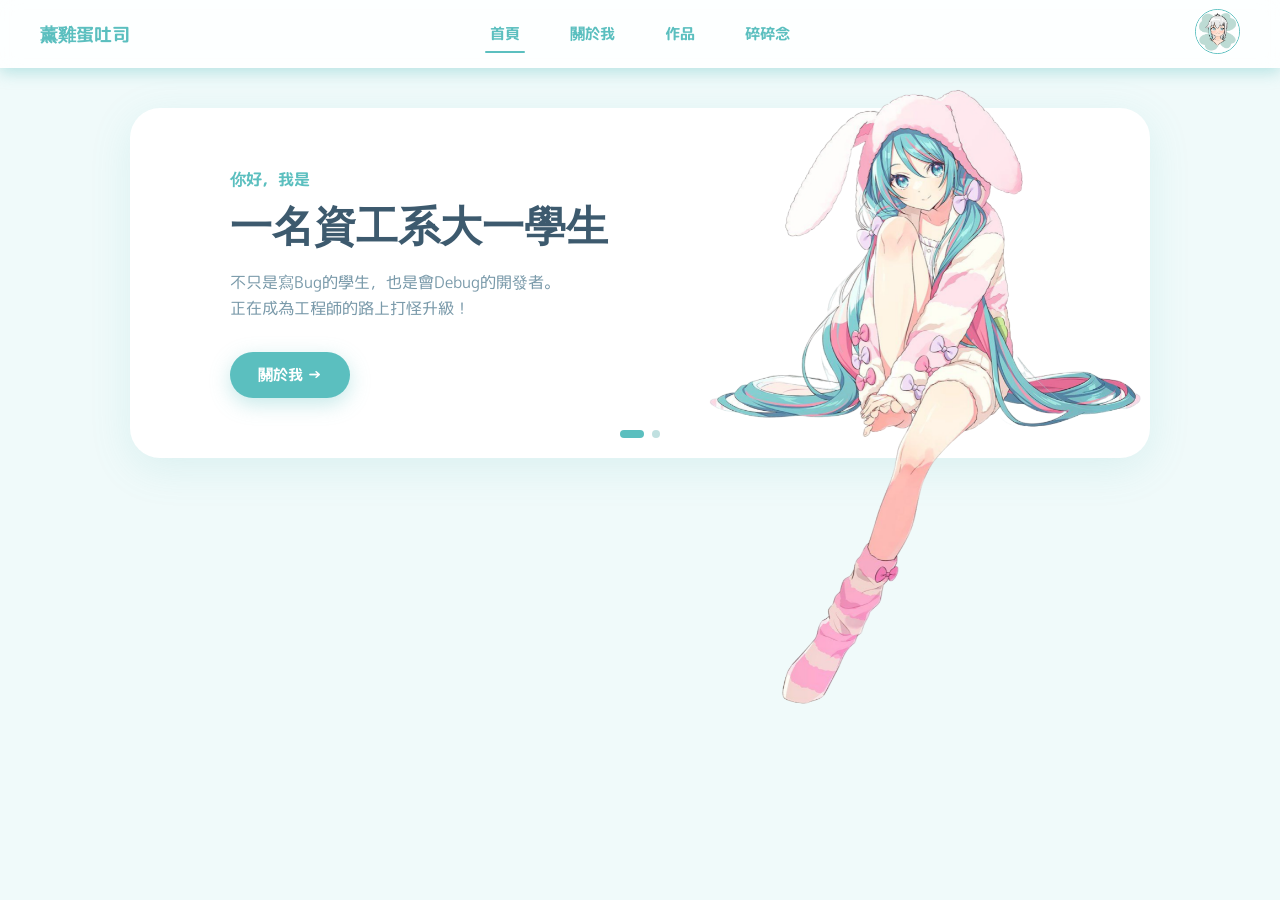
<file: index.html>
<!DOCTYPE html>
<html lang="zh-TW">
<head>
    <meta charset="UTF-8">
    <meta name="viewport" content="width=device-width, initial-scale=1.0">
    <title>薰雞蛋吐司</title>
    <meta http-equiv="refresh" content="0; url=home/home.html">
</head>
<body></body>
</html>
</file>
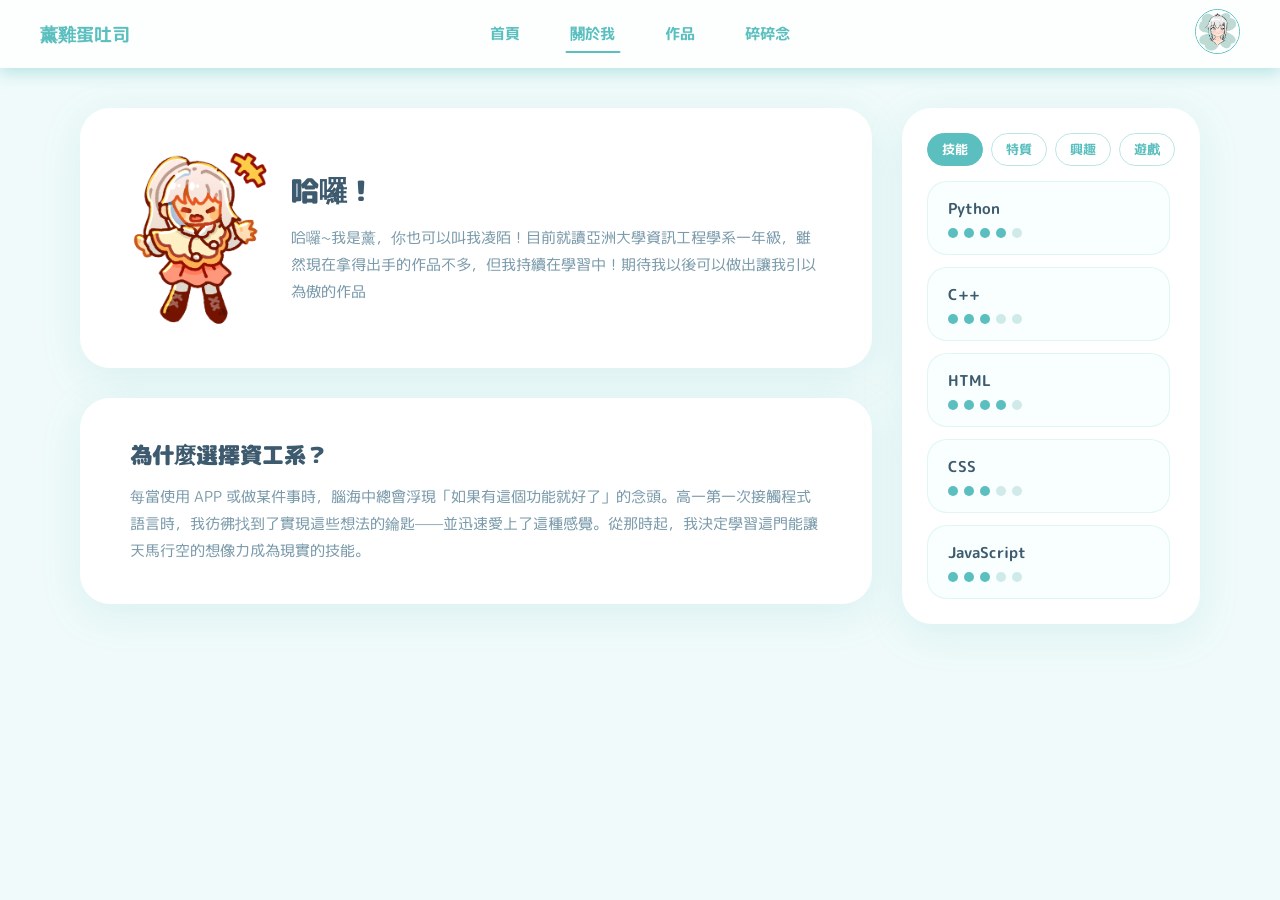
<file: about/about.html>
<!DOCTYPE html>
<html lang="zh-TW">
<head>
    <meta charset="UTF-8">
    <meta name="viewport" content="width=device-width, initial-scale=1.0">
    <title>薰雞蛋吐司の介紹</title>
    <link rel="stylesheet" type="text/css" href="../main.css">
    <link rel="stylesheet" type="text/css" href="about.css">
    <link rel="stylesheet" href="https://cdnjs.cloudflare.com/ajax/libs/font-awesome/6.5.0/css/all.min.css">
    <link rel="stylesheet" href="https://fonts.googleapis.com/css2?family=M+PLUS+Rounded+1c:wght@400;500;700;900&display=swap">
</head>

<body>
    <main>
        <div class="about-layout">
            <div class="about-content">
                <section class="about-intro">
                    <div class="intro-image">
                        <img src="../pic/about.PNG" alt="插圖">
                    </div>
                    <div class="intro-text">
                        <h2></h2>
                        <p></p>
                    </div>
                    
                </section>

                <section class="about-reason">
                    <h2></h2>
                    <p></p>
                </section>
            </div>

            <div class="about-sidebar">
                <div class="sidebar-controls">
                    <button class="danmaku-btn active" onclick="filterTags('skill')">技能</button>
                    <button class="danmaku-btn" onclick="filterTags('trait')">特質</button>
                    <button class="danmaku-btn" onclick="filterTags('hobby')">興趣</button>
                    <button class="danmaku-btn" onclick="filterTags('game')">遊戲</button>
                </div>
                <div class="sidebar-tags" id="tagList"></div>
            </div>
        </div>
    </main>

    <script src="../main.js"></script>
    <script src="about.js"></script>
</body>

</html>
</file>
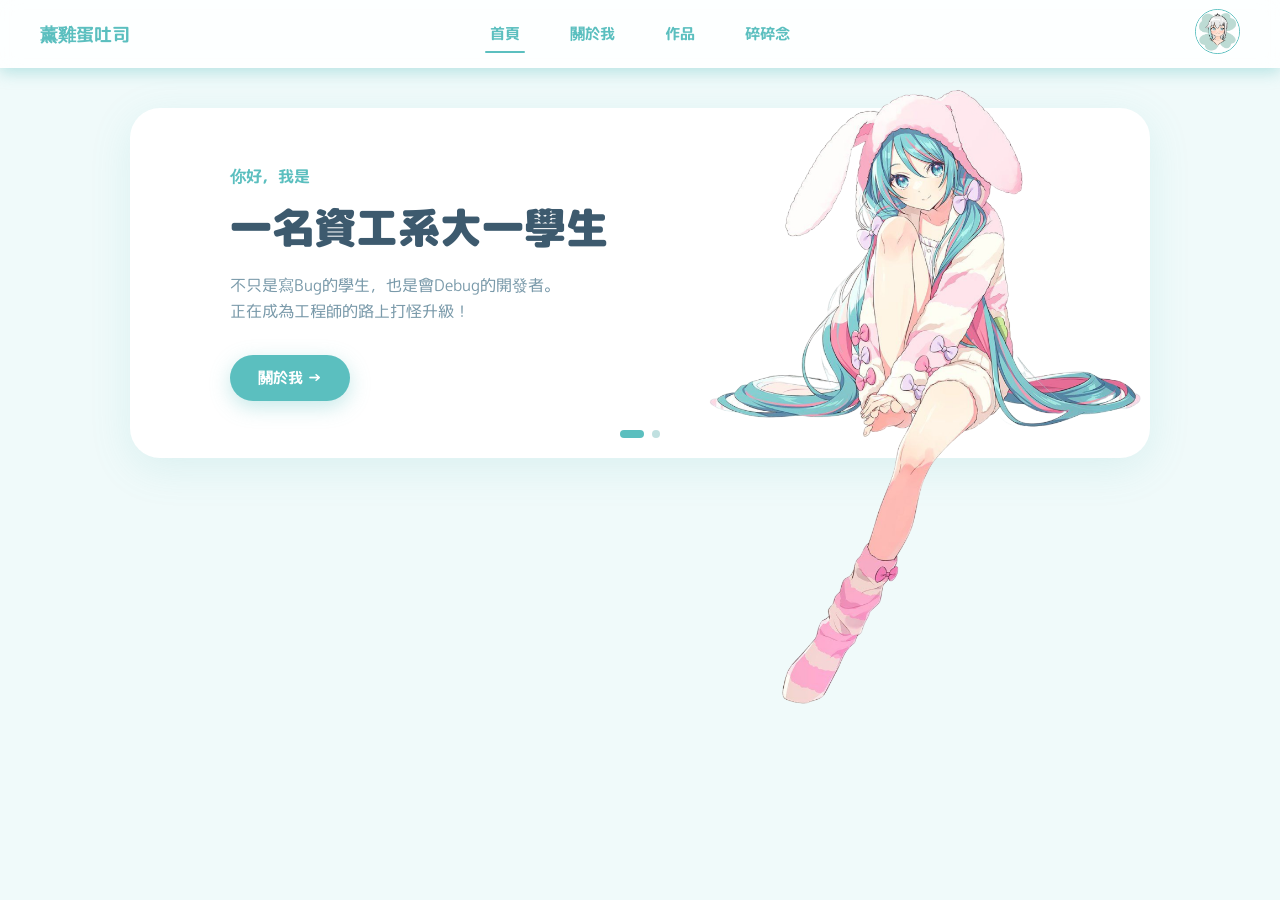
<file: home/home.html>
<!DOCTYPE html>
<html lang="zh-TW">
<head>
    <meta charset="UTF-8">
    <meta name="viewport" content="width=device-width, initial-scale=1.0">
    <title>薰雞蛋吐司の介紹</title>
    <link rel="stylesheet" type="text/css" href="../main.css">
    <link rel="stylesheet" type="text/css" href="home.css">
    <link rel="stylesheet" href="https://cdnjs.cloudflare.com/ajax/libs/font-awesome/6.5.0/css/all.min.css">
    <link rel="stylesheet" href="https://fonts.googleapis.com/css2?family=M+PLUS+Rounded+1c:wght@400;700;900&display=swap">
</head>
<body>
    <main>
        <section class="banner">
            <div class="banner-text">
                <p class="banner-tag">你好，我是</p>
                <h1 class="banner-name"></h1>
                <p class="banner-desc"></p>
                <button class="banner-btn" onclick="goToAbout()">關於我 →</button>
            </div>
            <div class="banner-image">
                <img src="../pic/banner1.png" alt="插圖">
            </div>
            
            <div class="banner-dots">
                <span class="dot active-dot" onclick="goToSlide(0)"></span>
                <span class="dot" onclick="goToSlide(1)"></span>
            </div>
        </section>
    </main>

    <script src="../main.js"></script>
    <script src="home.js"></script>
</body>
</html>
</file>
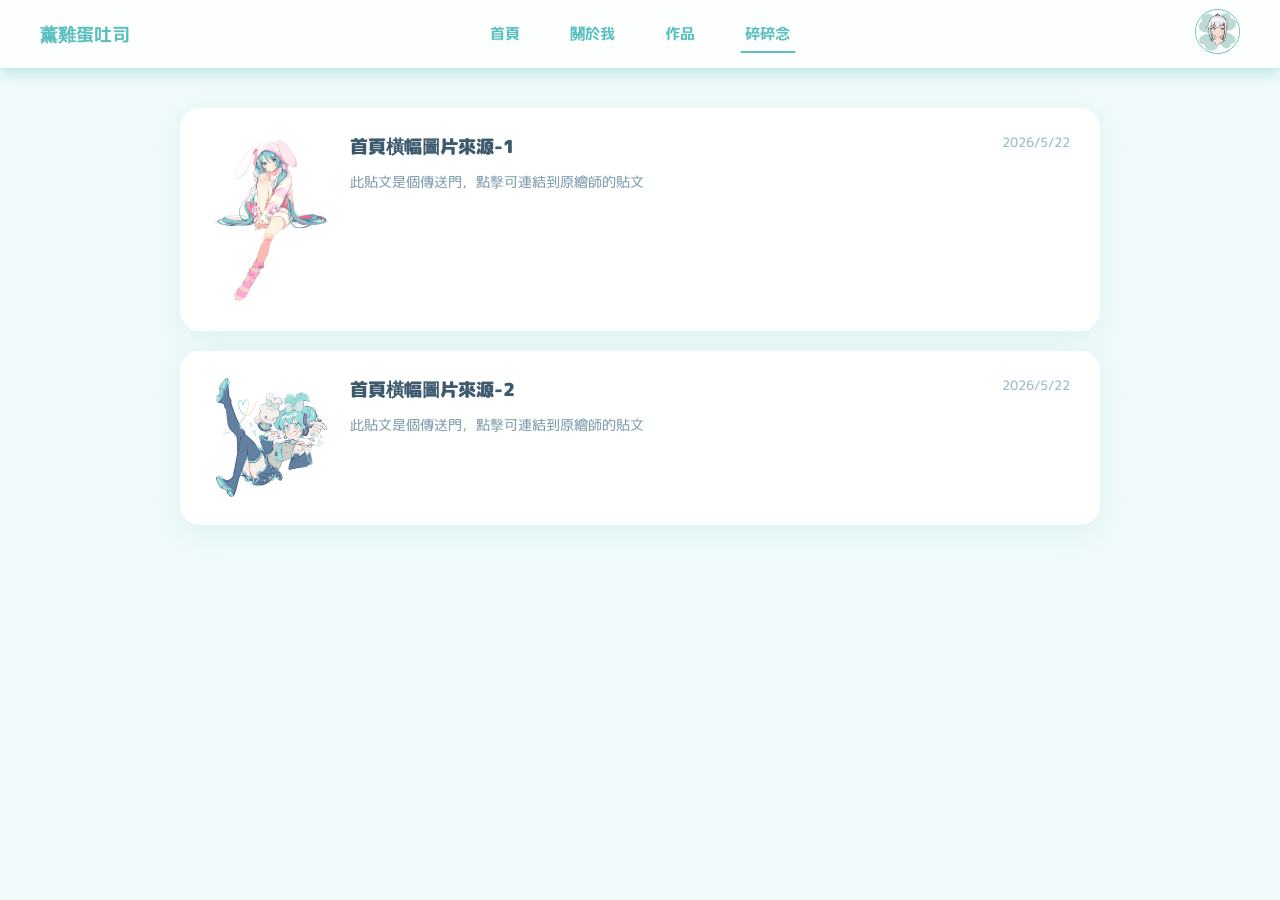
<file: notes/notes.html>
<!DOCTYPE html>
<html lang="zh-TW">
<head>
    <meta charset="UTF-8">
    <meta name="viewport" content="width=device-width, initial-scale=1.0">
    <title>薰雞蛋吐司の介紹</title>
    <link rel="stylesheet" type="text/css" href="../main.css">
    <link rel="stylesheet" type="text/css" href="notes.css">
    <link rel="stylesheet" href="https://cdnjs.cloudflare.com/ajax/libs/font-awesome/6.5.0/css/all.min.css">
    <link rel="stylesheet" href="https://fonts.googleapis.com/css2?family=M+PLUS+Rounded+1c:wght@400;500;700;900&display=swap">
</head>

<body>
    <main>
        <div id="notesList"></div>
    </main>

    <script src="../main.js"></script>
    <script src="notes.js"></script>
</body>

</html>
</file>
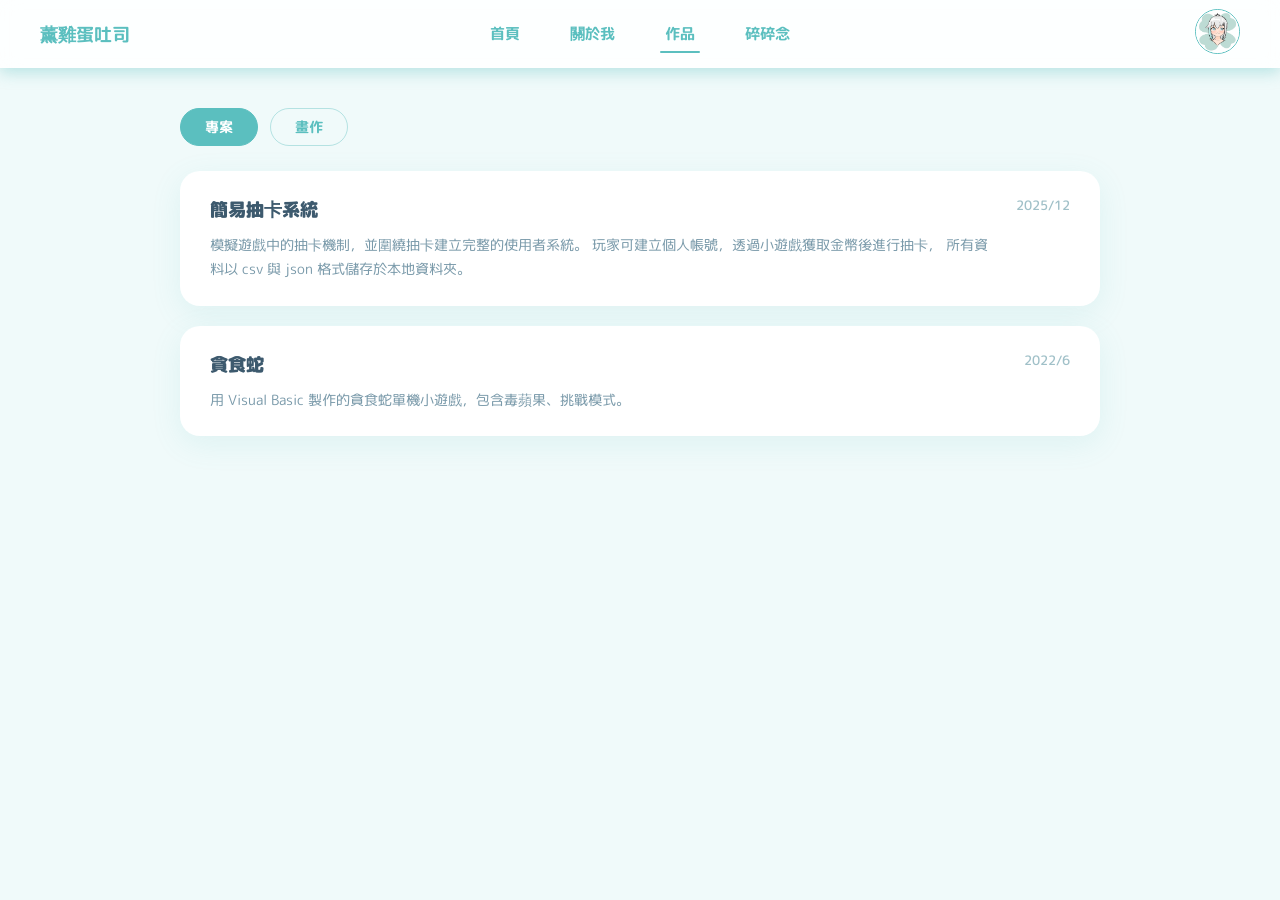
<file: works/works.html>
<!DOCTYPE html>
<html lang="zh-TW">
<head>
    <meta charset="UTF-8">
    <meta name="viewport" content="width=device-width, initial-scale=1.0">
    <title>薰雞蛋吐司の介紹</title>
    <link rel="stylesheet" type="text/css" href="../main.css">
    <link rel="stylesheet" type="text/css" href="works.css">
    <link rel="stylesheet" href="https://cdnjs.cloudflare.com/ajax/libs/font-awesome/6.5.0/css/all.min.css">
    <link rel="stylesheet" href="https://fonts.googleapis.com/css2?family=M+PLUS+Rounded+1c:wght@400;700;900&display=swap">
</head>

<body>
    <main>
        <div class="works-header">
            <button class="filter-btn active" onclick="filterWorks('code')">專案</button>
            <button class="filter-btn" onclick="filterWorks('draw')">畫作</button>
        </div>
        <div id="worksList"></div>
    </main>

    <script src="../main.js"></script>
    <script src="works.js"></script>
</body>

</html>
</file>
<file: main.css>
* {
    margin: 0;
    padding: 0;
    box-sizing: border-box;
}

body {
    background-color: #f0fafa;
    color: #3d5a6e;
    font-family: 'M PLUS Rounded 1c', sans-serif;
    min-height: 100vh;
}

/* 導覽列 */
nav {
    display: flex;
    justify-content: center;
    gap: 30px;
    align-items: center;
    padding: 15px 40px;
    background: rgba(255, 255, 255, 0.85);
    backdrop-filter: blur(10px);
    position: sticky;
    top: 0;
    z-index: 100;
    box-shadow: 0 4px 15px rgba(91, 191, 191, 0.4);
}

.nav-logo {
    position: absolute;
    left: 40px;
    font-size: 18px;
    font-weight: bold;
    color: #5bbfbf;
}

.nav-links {
    display: flex;
    gap: 40px;
}

nav button {
    background: transparent;
    border: none;
    color: #5bbfbf;
    padding: 8px 5px;
    cursor: pointer;
    font-family: 'M PLUS Rounded 1c', sans-serif;
    font-size: 15px;
    font-weight: bold;
    position: relative;
}

nav button::after {
    content: '';
    position: absolute;
    bottom: 0;
    left: 50%;
    transform: translateX(-50%);
    width: 0;
    height: 2px;
    background: #5bbfbf;
    border-radius: 10px;
    transition: width 0.3s cubic-bezier(0.34, 1.56, 0.64, 1);
}

nav button:hover::after,
nav button.active-btn::after {
    width: 100%;
}

nav button:hover {
    animation: poyon 1.1s linear 0s 1;
}

nav button:active {
    transform: translateY(1px);
}

@keyframes poyon {
    0%   { transform: scale(1.0, 1.0) translate(0%, 0%); }
    5%   { transform: scale(1.1, 0.9) translate(0%, 5%); }
    10%  { transform: scale(1.2, 0.8) translate(0%, 15%); }
    20%  { transform: scale(1.0, 1.0) translate(0%, 0%); }
    30%  { transform: scale(0.9, 1.2) translate(0%, -40%); }
    40%  { transform: scale(1.4, 0.6) translate(0%, 15%); }
    50%  { transform: scale(0.9, 1.1) translate(0%, -8%); }
    60%  { transform: scale(0.95, 1.2) translate(0%, -15%); }
    70%  { transform: scale(0.95, 1.2) translate(0%, -10%); }
    80%  { transform: scale(1.1, 0.9) translate(0%, 5%); }
    90%  { transform: scale(1.0, 1.0) translate(0%, 0%); }
    100% { transform: scale(1.0, 1.0) translate(0%, 0%); }
}

/* 右上角的個人頭像 */
.nav-avatar {
    position: absolute;
    right: 40px;
    cursor: pointer;
}

.nav-avatar img {
    width: 45px;
    height: 45px;
    border-radius: 50%;
    border: 1px solid #5bbfbf;
    transition: all 0.3s cubic-bezier(0.34, 1.56, 0.64, 1);
    object-fit: cover;
}

.nav-avatar img:hover {
    transform: rotate(200turn);
    transition-timing-function:cubic-bezier(.34,0,.84,1);
    transition-duration: 59s
}

/* 頭像的對話框 */
.speech-bubble {
    position: absolute;
    top: 50%;
    right: 55px;
    background: #eaeaec;
    border-radius: 16px;
    padding: 10px 14px;
    font-size: 14px;
    font-weight: 700;
    color: #3d5a6e;
    white-space: nowrap;
    box-shadow: 0 6px 20px rgba(91, 191, 191, 0.2);
    opacity: 0;
    pointer-events: none;
    transition: opacity 0.3s ease;
    z-index: 300;
}

/* 對話框上面的小三角形 */
.speech-bubble::before {
    content: '';
    position: absolute;
    top: 0;
    right: -4px;  
    transform: rotate(-25deg);
    border-top: 8px solid transparent;
    border-bottom: 8px solid transparent;
    border-left: 8px solid #eaeaec; 
}

.speech-bubble.show {
    opacity: 1;
}

/* 社群表單 */
.contact-dropdown {
    display: none;
    position: absolute;
    top: 50px;
    right: 0;
    background: white;
    border-radius: 16px;
    padding: 12px;
    box-shadow: 0 10px 30px rgba(91, 191, 191, 0.2);
    min-width: 160px;
    z-index: 200;
}

.contact-dropdown a {
    display: flex;
    align-items: center;
    gap: 10px;
    padding: 10px 12px;
    color: #3d5a6e;
    text-decoration: none;
    border-radius: 10px;
    font-size: 14px;
    font-weight: 700;
    transition: all 0.2s ease;
}

.contact-dropdown a:hover {
    background: #f0fafa;
    color: #5bbfbf;
}

.contact-dropdown.show {
    display: block;
    animation: slideInUp 0.3s cubic-bezier(0.34, 1.56, 0.64, 1);
}

/* 關於我的轉場 */
#transition-overlay {
    position: fixed;
    top: 0;
    left: 0;
    width: 100%;
    height: 100%;
    background: transparent;
    z-index: 9999;
    pointer-events: none;
    overflow: hidden;
}

.transition-tag {
    position: absolute;
    left: -200px;
    font-family: 'M PLUS Rounded 1c', sans-serif;
    font-weight: 700;
    color: #5bbfbf;
    white-space: nowrap;
    animation: tagFly linear forwards;
}

@keyframes tagFly {
    from { transform: translateX(0); }
    to   { transform: translateX(120vw); }
}

.page-exit {
    animation: pageExit 0.6s ease forwards;
}

@keyframes pageExit {
    from { transform: translateX(0); opacity: 1; }
    to   { transform: translateX(100vw); opacity: 0; }
}

/* 卡片進場 */
@keyframes tagCardInLeft {
    from { transform: translateX(-50px); opacity: 0; }
    to   { transform: translateX(0); opacity: 1; }
}

@keyframes tagCardInRight {
    from { transform: translateX(50px); opacity: 0; }
    to   { transform: translateX(0); opacity: 1; }
}
</file>
<file: about/about.css>
.page-enter {
    animation: pageEnter 0.5s cubic-bezier(0.34, 1.56, 0.64, 1) forwards;
}

@keyframes pageEnter {
    from { transform: translateX(-80px); opacity: 0; }
    to   { transform: translateX(0); opacity: 1; }
}


main {
    max-width: 1200px;
    margin: 0 auto;
    padding: 40px;
}

.about-layout {
    display: flex;
    gap: 30px;
    align-items: flex-start;
}

/* 左邊內容 */
.about-content {
    flex: 2;
    display: flex;
    flex-direction: column;
    gap: 30px;
}

.about-intro {
    display: flex;
    align-items: center;
    background: white;
    border-radius: 30px;
    padding: 40px 50px;
    box-shadow: 0 10px 40px rgba(91, 191, 191, 0.15);
    gap: 20px;
}

.intro-text h2 {
    font-size: 28px;
    font-weight: 900;
    color: #3d5a6e;
    margin-bottom: 12px;
}

.intro-text p {
    font-size: 15px;
    color: #7a9aaa;
    line-height: 1.8;
}

.intro-image {
    /* flex: 1; */
    display: flex;
    justify-content: flex-end;
}

.intro-image img {
    max-height: 180px;
    object-fit: contain;
}

.about-reason {
    background: white;
    border-radius: 30px;
    padding: 40px 50px;
    box-shadow: 0 10px 40px rgba(91, 191, 191, 0.15);
}

.about-reason h2 {
    font-size: 22px;
    font-weight: 900;
    color: #3d5a6e;
    margin-bottom: 12px;
}

.about-reason p {
    font-size: 15px;
    color: #7a9aaa;
    line-height: 1.8;
}

/* 右邊側邊欄 */
.about-sidebar {
    position: sticky;
    top: 90px;
    background: white;
    border-radius: 30px;
    padding: 25px;
    box-shadow: 0 10px 40px rgba(91, 191, 191, 0.15);
    display: flex;
    flex-direction: column;
    gap: 15px;
    max-height: calc(100vh - 120px);
}

.sidebar-controls {
    display: flex;
    gap: 8px;
    flex-wrap: wrap;
}

.danmaku-btn {
    background: transparent;
    border: 1px solid rgba(91, 191, 191, 0.4);
    color: #5bbfbf;
    padding: 6px 14px;
    border-radius: 50px;
    cursor: pointer;
    font-family: 'M PLUS Rounded 1c', sans-serif;
    font-size: 13px;
    font-weight: 700;
    transition: all 0.3s cubic-bezier(0.34, 1.56, 0.64, 1);
}

.danmaku-btn:hover {
    animation: poyon 1.1s linear 0s 1;
}

.danmaku-btn.active {
    background: #5bbfbf;
    color: white;
    border-color: #5bbfbf;
}

/* 標籤列表 */
.sidebar-tags {
    overflow-y: auto;
    overflow-x: hidden;
    display: flex;
    flex-direction: column;
    gap: 12px;
    padding-right: 5px;
}

.sidebar-tags::-webkit-scrollbar {
    width: 4px;
}

.sidebar-tags::-webkit-scrollbar-track {
    background: transparent;
}

.sidebar-tags::-webkit-scrollbar-thumb {
    background: rgba(91, 191, 191, 0.4);
    border-radius: 10px;
}

.sidebar-tags::-webkit-scrollbar-thumb:hover {
    background: #5bbfbf;
}

/* 標籤卡片 */
.tag-card {
    background: #f8fffe;
    border-radius: 20px;
    padding: 16px 20px;
    border: 1px solid rgba(91, 191, 191, 0.15);
    transition: all 0.3s cubic-bezier(0.34, 1.56, 0.64, 1);
}

.tag-card:hover {
    transform: translateY(-3px);
    box-shadow: 0 8px 20px rgba(91, 191, 191, 0.2);
}

.tag-card .tag-name {
    font-size: 15px;
    font-weight: 700;
    color: #3d5a6e;
    margin-bottom: 8px;
}



.tag-dots {
    display: flex;
    gap: 6px;
}

.dot-filled {
    width: 10px;
    height: 10px;
    border-radius: 50%;
    background: #5bbfbf;
}

.dot-empty {
    width: 10px;
    height: 10px;
    border-radius: 50%;
    background: #d0eaea;
}
</file>
<file: home/home.css>
main {
    padding: 40px;
    max-width: 1100px;
    margin: 0 auto;
}

/* 主頁橫幅 */
.banner {
    display: flex;
    align-items: center;
    justify-content: space-between;
    background: white;
    border-radius: 30px;
    padding: 50px 60px;
    padding-left: 100px;
    box-shadow: 0 10px 40px rgba(91, 191, 191, 0.15);
    position: relative;
    overflow: visible;
    height: 350px;
}

/* 橫幅切換 */
.banner-content {
    display: flex;
    width: 100%;
    overflow: hidden;
}

.slide-item {
    display: flex;
    align-items: center;
    justify-content: space-between;
    min-width: 100%;
    transition: transform 0.5s cubic-bezier(0.34, 1.56, 0.64, 1);
    flex-shrink: 0;
}
/*  */

.banner-text {
    flex: 2;
    z-index: 1;
}

.banner-tag {
    font-size: 16px;
    color: #5bbfbf;
    font-weight: 700;
    margin-bottom: 8px;
}

.banner-name {
    font-size: 42px;
    font-weight: 900;
    color: #3d5a6e;
    margin-bottom: 15px;
}

.banner-desc {
    font-size: 16px;
    color: #7a9aaa;
    margin-bottom: 30px;
    line-height: 1.6;
}

.banner-btn {
    background: #5bbfbf;
    border: none;
    color: white;
    padding: 12px 28px;
    border-radius: 50px;
    cursor: pointer;
    font-family: 'M PLUS Rounded 1c', sans-serif;
    font-size: 15px;
    font-weight: 700;
    box-shadow: 0 6px 20px rgba(91, 191, 191, 0.35);
    transition: all 0.3s cubic-bezier(0.34, 1.56, 0.64, 1);
}

.banner-btn:hover{
	animation: fluffy 0.8s linear 0s 1;
}
@keyframes fluffy {
	0%   { transform: scale(1.0, 1.0) translate(0%, 0%); }
	15%  { transform: scale(0.9, 0.9) translate(0%, 5%); }
	30%  { transform: scale(1.3, 0.8) translate(0%, 10%); }
	50%  { transform: scale(0.8, 1.3) translate(0%, -10%); }
	70%  { transform: scale(1.1, 0.9) translate(0%, 5%); }
	100% { transform: scale(1.0, 1.0) translate(0%, 0%); }
}

.banner-btn:active{
  color: #fff;
  box-shadow:  4px 4px 6px 0 rgba(255,255,255,.3),
              -4px -4px 6px 0 rgba(116, 125, 136, .2), 
    inset -4px -4px 6px 0 rgba(255,255,255,.2),
    inset 4px 4px 6px 0 rgba(0, 0, 0, .2);
}

.banner-image {
    flex: 1;
    display: flex;
    justify-content: flex-end;
    align-items: flex-end;
    overflow: visible;
}

.banner-image img {
    max-width: 160%;
    object-fit: contain;
    position: relative;
    top: 110px;
}

/* 橫幅字和圖的切換動畫 */
@keyframes slideInLeft {
    from { transform: translateX(-40px); opacity: 0; }
    to   { transform: translateX(0); opacity: 1; }
}

@keyframes slideInUp {
    from { transform: translateY(30px); opacity: 0; }
    to   { transform: translateY(0); opacity: 1; }
}

@keyframes fadeIn {
    from { opacity: 0; }
    to   { opacity: 1; }
}

.banner-name.animate {
    animation: slideInLeft 0.5s cubic-bezier(0.34, 1.56, 0.64, 1) forwards;
}

.banner-desc.animate {
    animation: slideInUp 0.5s cubic-bezier(0.34, 1.56, 0.64, 1) 0.1s forwards;
    opacity: 0;
}

.banner-image img.animate {
    animation: fadeIn 0.5s ease forwards;
}
/*  */

.banner-dots {
    position: absolute;
    bottom: 20px;
    left: 50%;
    transform: translateX(-50%);
    display: flex;
    gap: 8px;
}

.dot {
    width: 8px;
    height: 8px;
    border-radius: 50%;
    background: #c0e0e0;
    cursor: pointer;
    transition: all 0.3s cubic-bezier(0.34, 1.56, 0.64, 1);
}

.dot:hover{
  animation: hoverShake 0.15s linear 3;
}
@keyframes hoverShake {
  0% {transform: skew(0deg,0deg);}
  25% {transform: skew(5deg, 5deg);}
  75% {transform: skew(-5deg, -5deg);}
  100% {transform: skew(0deg,0deg);}
}

.dot.active-dot {
    background: #5bbfbf;
    width: 24px;
    border-radius: 10px;
}
</file>
<file: notes/notes.css>
main {
    max-width: 1000px;
    margin: 0 auto;
    padding: 40px;
    display: flex;
    flex-direction: column;
    gap: 25px;
}

.post-card {
    background: white;
    border-radius: 20px;
    padding: 25px 30px;
    box-shadow: 0 8px 30px rgba(91, 191, 191, 0.12);
    cursor: pointer;
    transition: box-shadow 0.3s ease;
}

.post-card:hover {
    box-shadow: 0 14px 35px rgba(91, 191, 191, 0.5);
}

.post-card-main {
    display: flex;
    justify-content: space-between;
    align-items: flex-start;
    gap: 20px;
}

.post-img {
    width: 120px;
    height: auto;
    border-radius: 10px;
    object-fit: cover; 
    flex-shrink: 0; 
}

.post-info {
    flex: 1; 
    display: flex;
    flex-direction: column;
    justify-content: flex-start;
}

.post-title {
    font-size: 18px;
    font-weight: 900;
    color: #3d5a6e;
    margin-bottom: 10px;
}

.post-desc {
    font-size: 14px;
    color: #7a9aaa;
    line-height: 1.7;
}

.post-date {
    font-size: 13px;
    color: #a0c0c8;
    font-weight: 500;
    white-space: nowrap;
}
</file>
<file: works/works.css>
main {
    max-width: 1000px;
    margin: 0 auto;
    padding: 40px;
    display: flex;
    flex-direction: column;
    gap: 25px;
}

.works-header {
    display: flex;
    gap: 12px;
}

.filter-btn {
    background: transparent;
    border: 1px solid rgba(91, 191, 191, 0.4);
    color: #5bbfbf;
    padding: 8px 24px;
    border-radius: 50px;
    cursor: pointer;
    font-family: 'M PLUS Rounded 1c', sans-serif;
    font-size: 14px;
    font-weight: 700;
    transition: all 0.3s cubic-bezier(0.34, 1.56, 0.64, 1);
}

.filter-btn:hover {
    animation: poyon 1.1s linear 0s 1;
}

.filter-btn.active {
    background: #5bbfbf;
    color: white;
    border-color: #5bbfbf;
}

.work-card {
    background: white;
    border-radius: 20px;
    padding: 25px 30px;
    box-shadow: 0 8px 30px rgba(91, 191, 191, 0.12);
    cursor: pointer;
    transition: box-shadow 0.3s ease;
}

.work-card:hover {
    box-shadow: 0 14px 35px rgba(91, 191, 191, 0.5);
}

.work-card-main {
    display: flex;
    justify-content: space-between;
    align-items: flex-start;
    gap: 20px;
}

.work-title {
    font-size: 18px;
    font-weight: 900;
    color: #3d5a6e;
    margin-bottom: 10px;
}

.work-desc {
    font-size: 14px;
    color: #7a9aaa;
    line-height: 1.7;
}

.work-date {
    font-size: 13px;
    color: #a0c0c8;
    font-weight: 500;
    white-space: nowrap;
}

.loading-hint {
    width: 100%;
    padding: 60px 0;
    text-align: center;
    color: #a0c0c8;
    font-size: 15px;
    font-weight: 700;
}

.loading-dots {
    display: inline-block;
    animation: dotPulse 1.2s ease infinite;
}

@keyframes dotPulse {
    0%, 100% { opacity: 1; }
    50% { opacity: 0.3; }
}

.draw-grid {
    position: relative;
}

.draw-card {
    border-radius: 16px;
    overflow: hidden;
    box-shadow: 0 8px 30px rgba(91, 191, 191, 0.3);
}

.draw-card img {
    height: 100%;
    width: auto;
    object-fit: cover;
    pointer-events: none;
    user-select: none;
}

@keyframes fadeInUp {
    from { transform: translateY(20px); opacity: 0; }
    to   { transform: translateY(0); opacity: 1; }
}
</file>
